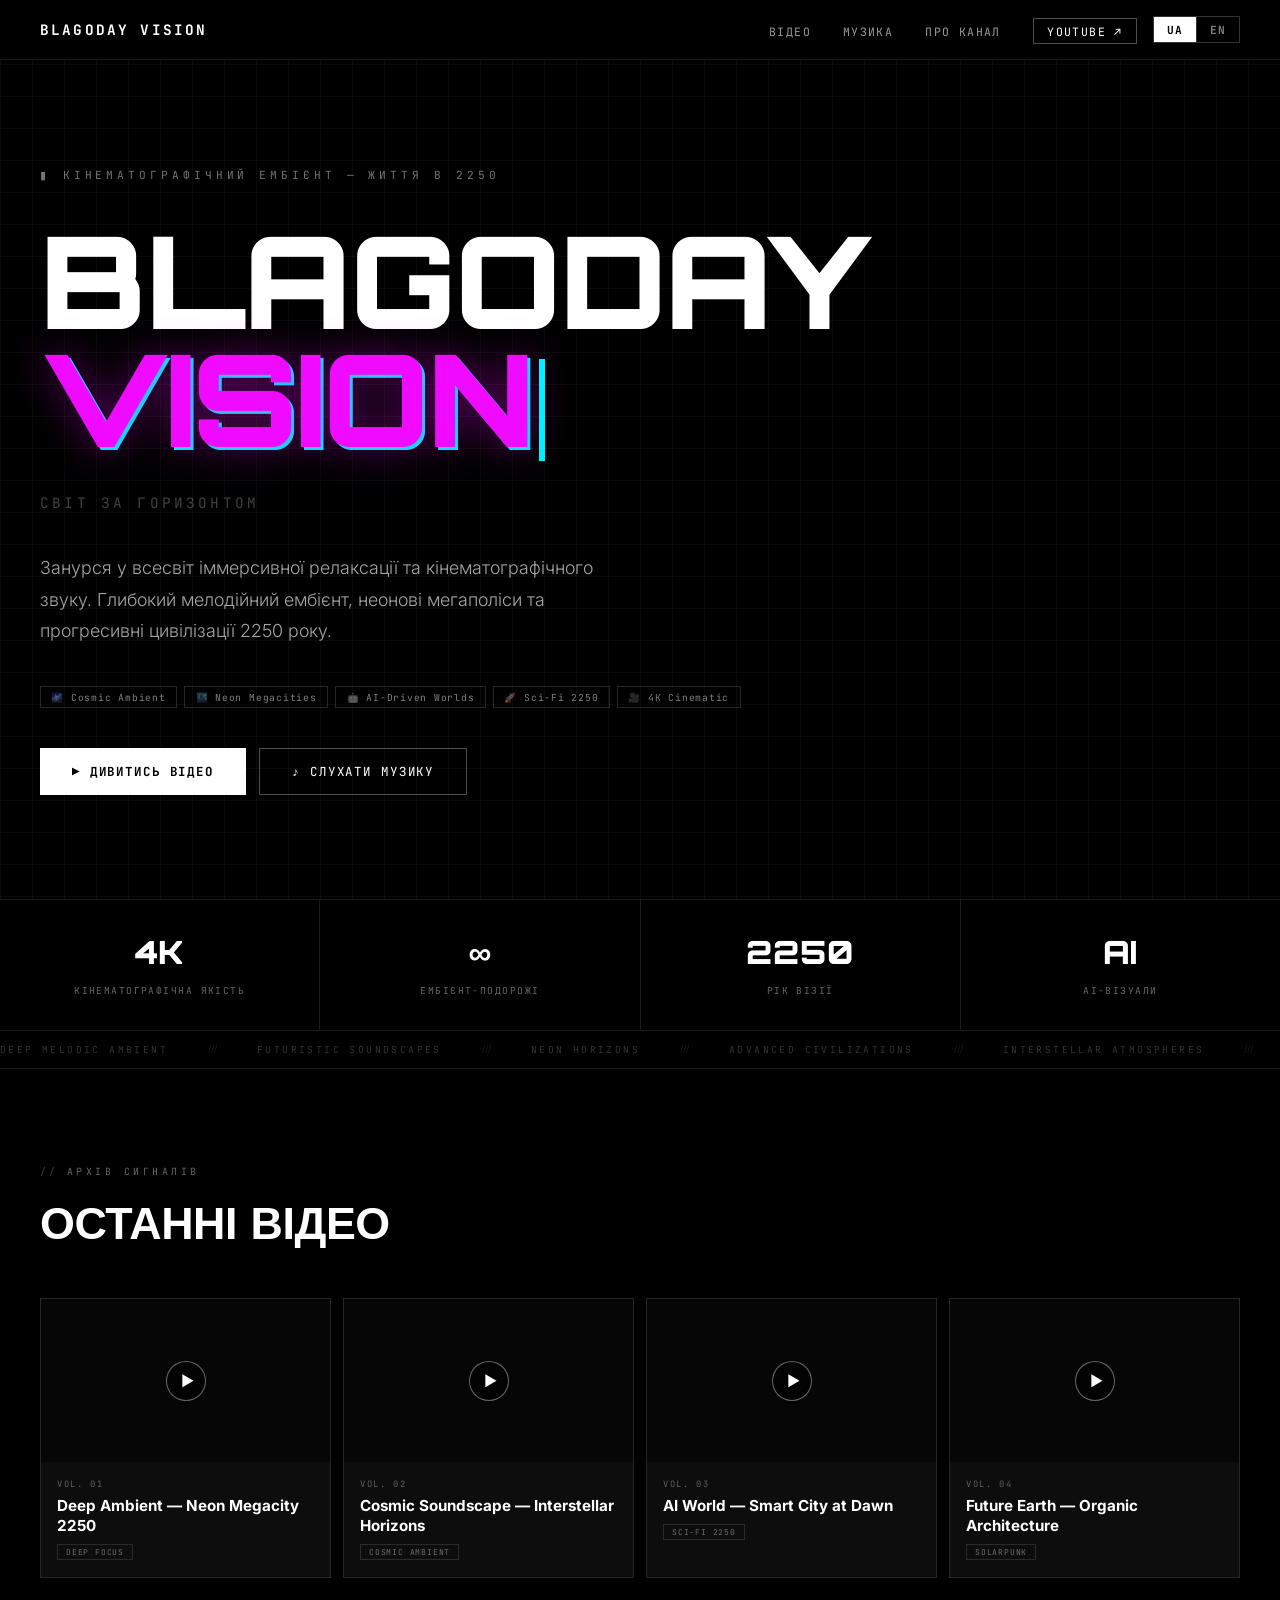
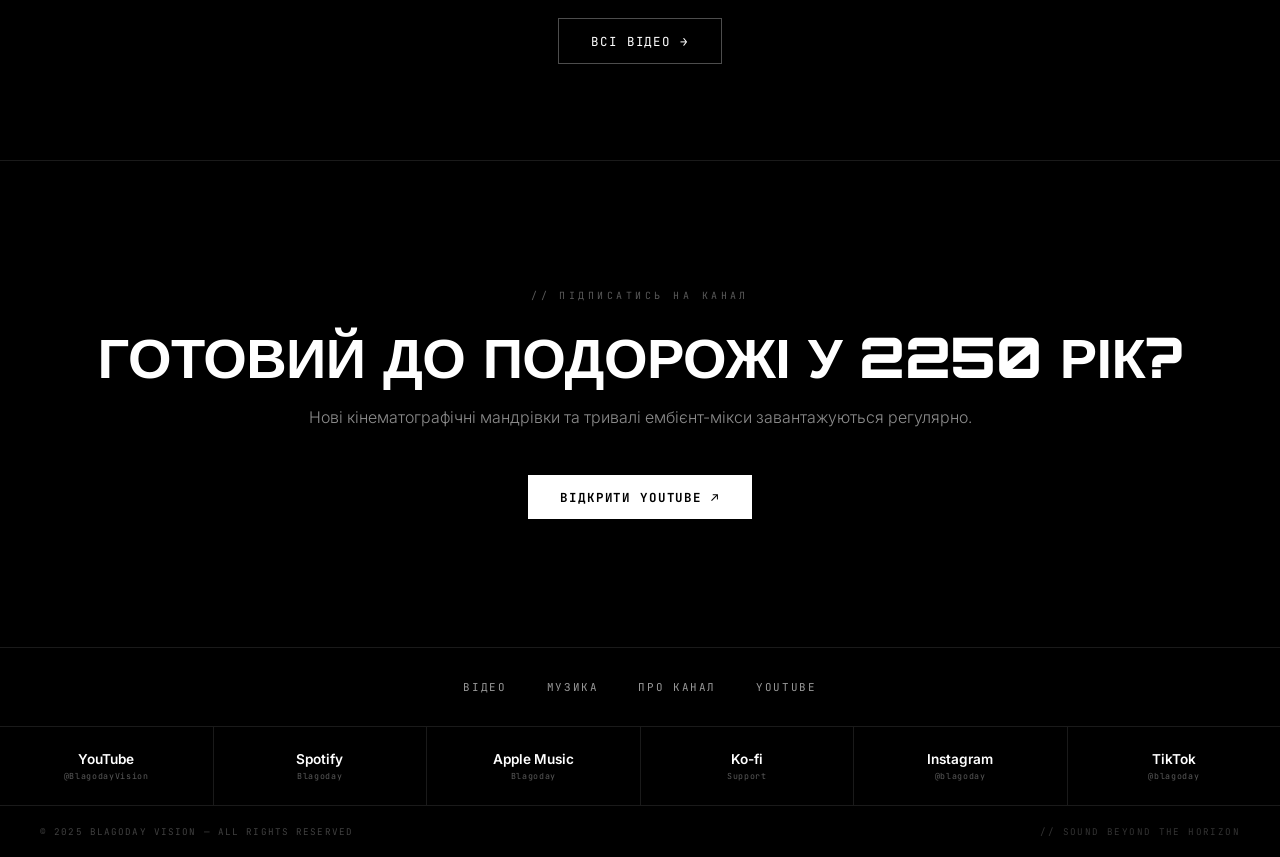
<file: index.html>
<!DOCTYPE html>
<html lang="uk">
<head>
<meta charset="UTF-8">
<meta name="viewport" content="width=device-width, initial-scale=1.0">
<title>Blagoday Vision — Sound Beyond the Horizon</title>
<link href="https://fonts.googleapis.com/css2?family=JetBrains+Mono:wght@400;700&family=Orbitron:wght@700;900&family=Inter:wght@300;400;500;700&display=swap" rel="stylesheet">
<link rel="stylesheet" href="style.css">
</head>
<body>

<nav>
  <a href="index.html" class="nav-logo">Blagoday Vision</a>
  <div class="nav-right">
    <ul class="nav-links">
      <li><a href="videos.html" data-t="nav-videos"></a></li>
      <li><a href="music.html" data-t="nav-music"></a></li>
      <li><a href="about.html" data-t="nav-about"></a></li>
      <li><a href="https://www.youtube.com/@BlagodayVision" target="_blank" style="color:#fff!important;border:1px solid rgba(255,255,255,0.3);padding:.3rem .85rem">YouTube ↗</a></li>
    </ul>
    <div class="lang-switcher">
      <button class="lang-btn" id="btn-uk" onclick="setLang('uk')">UA</button>
      <div class="lang-sep"></div>
      <button class="lang-btn" id="btn-en" onclick="setLang('en')">EN</button>
    </div>
  </div>
</nav>

<main>
  <section class="hero">
    <div class="hero-eyebrow"><span class="blink">▮</span><span data-t="hero-eyebrow"></span></div>
    <h1>
      <span class="hero-line1">BLAGODAY</span>
      <span class="hero-line2">VISION<span class="cursor"></span></span>
    </h1>
    <div class="hero-sub" data-t="hero-h1-sub"></div>
    <p class="hero-desc" data-t="hero-desc"></p>
    <div class="hero-tags">
      <span class="tag">🌌 Cosmic Ambient</span>
      <span class="tag">🌃 Neon Megacities</span>
      <span class="tag">🤖 AI-Driven Worlds</span>
      <span class="tag">🚀 Sci-Fi 2250</span>
      <span class="tag">🎥 4K Cinematic</span>
    </div>
    <div class="hero-btns">
      <a href="videos.html" class="btn-primary" data-t="hero-btn1"></a>
      <a href="music.html" class="btn-ghost" data-t="hero-btn2"></a>
    </div>
  </section>

  <div class="stats-bar">
    <div class="stat"><span class="stat-num">4K</span><span class="stat-label" data-t="stat1"></span></div>
    <div class="stat"><span class="stat-num">∞</span><span class="stat-label" data-t="stat2"></span></div>
    <div class="stat"><span class="stat-num">2250</span><span class="stat-label" data-t="stat3"></span></div>
    <div class="stat"><span class="stat-num">AI</span><span class="stat-label" data-t="stat4"></span></div>
  </div>

  <div class="marquee-wrap"><div class="marquee">
    <span class="marquee-item">DEEP MELODIC AMBIENT</span><span class="marquee-sep"> /// </span>
    <span class="marquee-item">FUTURISTIC SOUNDSCAPES</span><span class="marquee-sep"> /// </span>
    <span class="marquee-item">NEON HORIZONS</span><span class="marquee-sep"> /// </span>
    <span class="marquee-item">ADVANCED CIVILIZATIONS</span><span class="marquee-sep"> /// </span>
    <span class="marquee-item">INTERSTELLAR ATMOSPHERES</span><span class="marquee-sep"> /// </span>
    <span class="marquee-item">LIFE IN 2250</span><span class="marquee-sep"> /// </span>
    <span class="marquee-item">AI CINEMATIC WORLDS</span><span class="marquee-sep"> /// </span>
    <span class="marquee-item">DEEP MELODIC AMBIENT</span><span class="marquee-sep"> /// </span>
    <span class="marquee-item">FUTURISTIC SOUNDSCAPES</span><span class="marquee-sep"> /// </span>
    <span class="marquee-item">NEON HORIZONS</span><span class="marquee-sep"> /// </span>
    <span class="marquee-item">ADVANCED CIVILIZATIONS</span><span class="marquee-sep"> /// </span>
    <span class="marquee-item">INTERSTELLAR ATMOSPHERES</span><span class="marquee-sep"> /// </span>
    <span class="marquee-item">LIFE IN 2250</span><span class="marquee-sep"> /// </span>
    <span class="marquee-item">AI CINEMATIC WORLDS</span><span class="marquee-sep"> /// </span>
  </div></div>

  <section class="section">
    <div class="s-eyebrow" data-t="featured-tag"></div>
    <div class="s-title" data-t="featured-title"></div>
    <div class="video-grid" id="vgrid"></div>
    <div style="text-align:center;margin-top:2.5rem">
      <a href="videos.html" class="btn-ghost" data-t="featured-more"></a>
    </div>
  </section>

  <section class="cta-section">
    <div class="cta-eyebrow" data-t="cta-eyebrow"></div>
    <div class="cta-title" data-t="cta-title"></div>
    <p class="cta-sub" data-t="cta-sub"></p>
    <a href="https://www.youtube.com/@BlagodayVision" target="_blank" class="btn-primary" data-t="cta-btn"></a>
  </section>
</main>

<footer>
  <div class="footer-nav-row">
    <a href="videos.html" data-t="nav-videos"></a>
    <a href="music.html" data-t="nav-music"></a>
    <a href="about.html" data-t="nav-about"></a>
    <a href="https://www.youtube.com/@BlagodayVision" target="_blank">YouTube</a>
  </div>
  <div class="footer-social-row">
    <a href="#" class="footer-social-item"><div class="footer-social-name">YouTube</div><div class="footer-social-handle">@BlagodayVision</div></a>
    <a href="#" class="footer-social-item"><div class="footer-social-name">Spotify</div><div class="footer-social-handle">Blagoday</div></a>
    <a href="#" class="footer-social-item"><div class="footer-social-name">Apple Music</div><div class="footer-social-handle">Blagoday</div></a>
    <a href="#" class="footer-social-item"><div class="footer-social-name">Ko-fi</div><div class="footer-social-handle">Support</div></a>
    <a href="#" class="footer-social-item"><div class="footer-social-name">Instagram</div><div class="footer-social-handle">@blagoday</div></a>
    <a href="#" class="footer-social-item"><div class="footer-social-name">TikTok</div><div class="footer-social-handle">@blagoday</div></a>
  </div>
  <div class="footer-bottom">
    <div class="footer-copy">© 2025 Blagoday Vision — All Rights Reserved</div>
    <div class="footer-signal">// Sound Beyond the Horizon</div>
  </div>
</footer>

<div class="modal-overlay" id="videoModal" onclick="closeModal(event)">
  <div class="modal-inner">
    <button class="modal-close" onclick="closeModalBtn()">[ ESC ] CLOSE</button>
    <div class="modal-video"><iframe id="modalIframe" src="" allowfullscreen allow="autoplay"></iframe></div>
  </div>
</div>

<script src="lang.js"></script>
<script>
const FEATURED=[
  {id:'R9sQVe0I_zg',vol:'VOL. 01',title:'Deep Ambient — Neon Megacity 2250',tag:'DEEP FOCUS'},
  {id:'h2vHzrmb-bY',vol:'VOL. 02',title:'Cosmic Soundscape — Interstellar Horizons',tag:'COSMIC AMBIENT'},
  {id:'Ahl2LXtIJKs',vol:'VOL. 03',title:'AI World — Smart City at Dawn',tag:'SCI-FI 2250'},
  {id:'km-jJqYV3Qc',vol:'VOL. 04',title:'Future Earth — Organic Architecture',tag:'SOLARPUNK'},
];
function buildVideos(){
  const grid=document.getElementById('vgrid');
  if(!grid)return;
  FEATURED.forEach(v=>{
    const c=document.createElement('div');
    c.className='video-card';
    c.onclick=()=>openModal(v.id);
    c.innerHTML=`<div class="video-thumb"><img src="https://img.youtube.com/vi/${v.id}/maxresdefault.jpg" loading="lazy" onerror="this.src='https://img.youtube.com/vi/${v.id}/hqdefault.jpg'"><div class="play-overlay"><div class="play-btn">▶</div></div></div><div class="video-meta"><div class="video-vol">${v.vol}</div><div class="video-title">${v.title}</div><span class="vtag">${v.tag}</span></div>`;
    grid.appendChild(c);
  });
}
function openModal(id){document.getElementById('modalIframe').src=`https://www.youtube.com/embed/${id}?autoplay=1&rel=0`;document.getElementById('videoModal').classList.add('open');document.body.style.overflow='hidden';}
function closeModalBtn(){document.getElementById('modalIframe').src='';document.getElementById('videoModal').classList.remove('open');document.body.style.overflow='';}
function closeModal(e){if(e.target===document.getElementById('videoModal'))closeModalBtn();}
document.addEventListener('keydown',e=>{if(e.key==='Escape')closeModalBtn();});
buildVideos();
initLang();
</script>
</body>
</html>
</file>
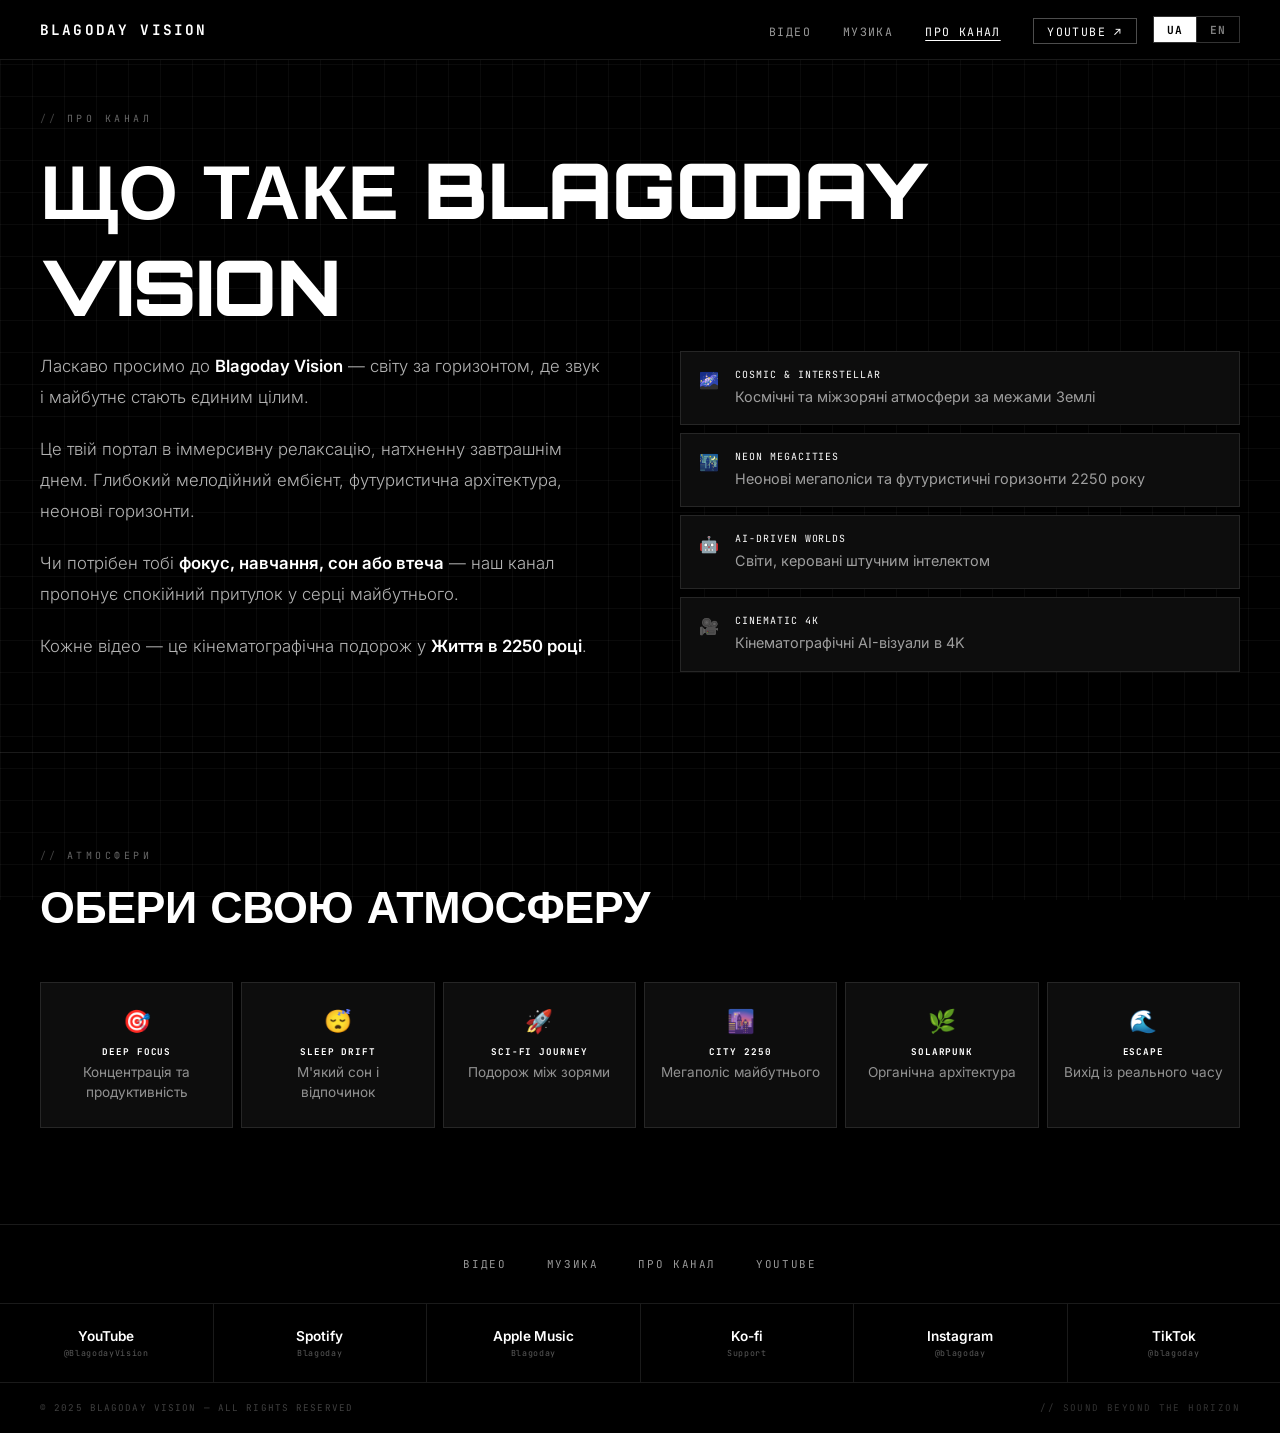
<file: about.html>
<!DOCTYPE html>
<html lang="uk">
<head>
<meta charset="UTF-8">
<meta name="viewport" content="width=device-width, initial-scale=1.0">
<title>Про канал — Blagoday Vision</title>
<link href="https://fonts.googleapis.com/css2?family=JetBrains+Mono:wght@400;700&family=Orbitron:wght@700;900&family=Inter:wght@300;400;500;700&display=swap" rel="stylesheet">
<link rel="stylesheet" href="style.css">
</head>
<body>
<nav>
  <a href="index.html" class="nav-logo">Blagoday Vision</a>
  <div class="nav-right">
    <ul class="nav-links">
      <li><a href="videos.html" data-t="nav-videos"></a></li>
      <li><a href="music.html" data-t="nav-music"></a></li>
      <li><a href="about.html" class="active" data-t="nav-about"></a></li>
      <li><a href="https://www.youtube.com/@BlagodayVision" target="_blank" style="color:#fff!important;border:1px solid rgba(255,255,255,0.3);padding:.3rem .85rem">YouTube ↗</a></li>
    </ul>
    <div class="lang-switcher">
      <button class="lang-btn" id="btn-uk" onclick="setLang('uk')">UA</button>
      <div class="lang-sep"></div>
      <button class="lang-btn" id="btn-en" onclick="setLang('en')">EN</button>
    </div>
  </div>
</nav>

<main>
  <section class="page-section">
    <div class="s-eyebrow" data-t="about-eyebrow"></div>
    <div class="page-title" data-t="about-title"></div>
    <div class="about-grid">
      <div class="about-text">
        <p data-t="about-p1"></p>
        <p data-t="about-p2"></p>
        <p data-t="about-p3"></p>
        <p data-t="about-p4"></p>
      </div>
      <div class="features-col">
        <div class="feature"><span class="feature-icon">🌌</span><div><div class="feature-title">Cosmic &amp; Interstellar</div><div class="feature-desc" data-t="feat1"></div></div></div>
        <div class="feature"><span class="feature-icon">🌃</span><div><div class="feature-title">Neon Megacities</div><div class="feature-desc" data-t="feat2"></div></div></div>
        <div class="feature"><span class="feature-icon">🤖</span><div><div class="feature-title">AI-Driven Worlds</div><div class="feature-desc" data-t="feat3"></div></div></div>
        <div class="feature"><span class="feature-icon">🎥</span><div><div class="feature-title">Cinematic 4K</div><div class="feature-desc" data-t="feat4"></div></div></div>
      </div>
    </div>
  </section>

  <section class="section" style="border-top:1px solid rgba(255,255,255,0.1)">
    <div class="s-eyebrow" data-t="vibes-eyebrow"></div>
    <div class="s-title" data-t="vibes-title"></div>
    <div class="vibes-grid">
      <div class="vibe"><span class="vibe-icon">🎯</span><div class="vibe-name">Deep Focus</div><div class="vibe-desc" data-t="vibe1"></div></div>
      <div class="vibe"><span class="vibe-icon">😴</span><div class="vibe-name">Sleep Drift</div><div class="vibe-desc" data-t="vibe2"></div></div>
      <div class="vibe"><span class="vibe-icon">🚀</span><div class="vibe-name">Sci-Fi Journey</div><div class="vibe-desc" data-t="vibe3"></div></div>
      <div class="vibe"><span class="vibe-icon">🌆</span><div class="vibe-name">City 2250</div><div class="vibe-desc" data-t="vibe4"></div></div>
      <div class="vibe"><span class="vibe-icon">🌿</span><div class="vibe-name">Solarpunk</div><div class="vibe-desc" data-t="vibe5"></div></div>
      <div class="vibe"><span class="vibe-icon">🌊</span><div class="vibe-name">Escape</div><div class="vibe-desc" data-t="vibe6"></div></div>
    </div>
  </section>
</main>

<footer>
  <div class="footer-nav-row">
    <a href="videos.html" data-t="nav-videos"></a>
    <a href="music.html" data-t="nav-music"></a>
    <a href="about.html" data-t="nav-about"></a>
    <a href="https://www.youtube.com/@BlagodayVision" target="_blank">YouTube</a>
  </div>
  <div class="footer-social-row">
    <a href="#" class="footer-social-item"><div class="footer-social-name">YouTube</div><div class="footer-social-handle">@BlagodayVision</div></a>
    <a href="#" class="footer-social-item"><div class="footer-social-name">Spotify</div><div class="footer-social-handle">Blagoday</div></a>
    <a href="#" class="footer-social-item"><div class="footer-social-name">Apple Music</div><div class="footer-social-handle">Blagoday</div></a>
    <a href="#" class="footer-social-item"><div class="footer-social-name">Ko-fi</div><div class="footer-social-handle">Support</div></a>
    <a href="#" class="footer-social-item"><div class="footer-social-name">Instagram</div><div class="footer-social-handle">@blagoday</div></a>
    <a href="#" class="footer-social-item"><div class="footer-social-name">TikTok</div><div class="footer-social-handle">@blagoday</div></a>
  </div>
  <div class="footer-bottom">
    <div class="footer-copy">© 2025 Blagoday Vision — All Rights Reserved</div>
    <div class="footer-signal">// Sound Beyond the Horizon</div>
  </div>
</footer>

<script src="lang.js"></script>
<script>initLang();</script>
</body>
</html>
</file>
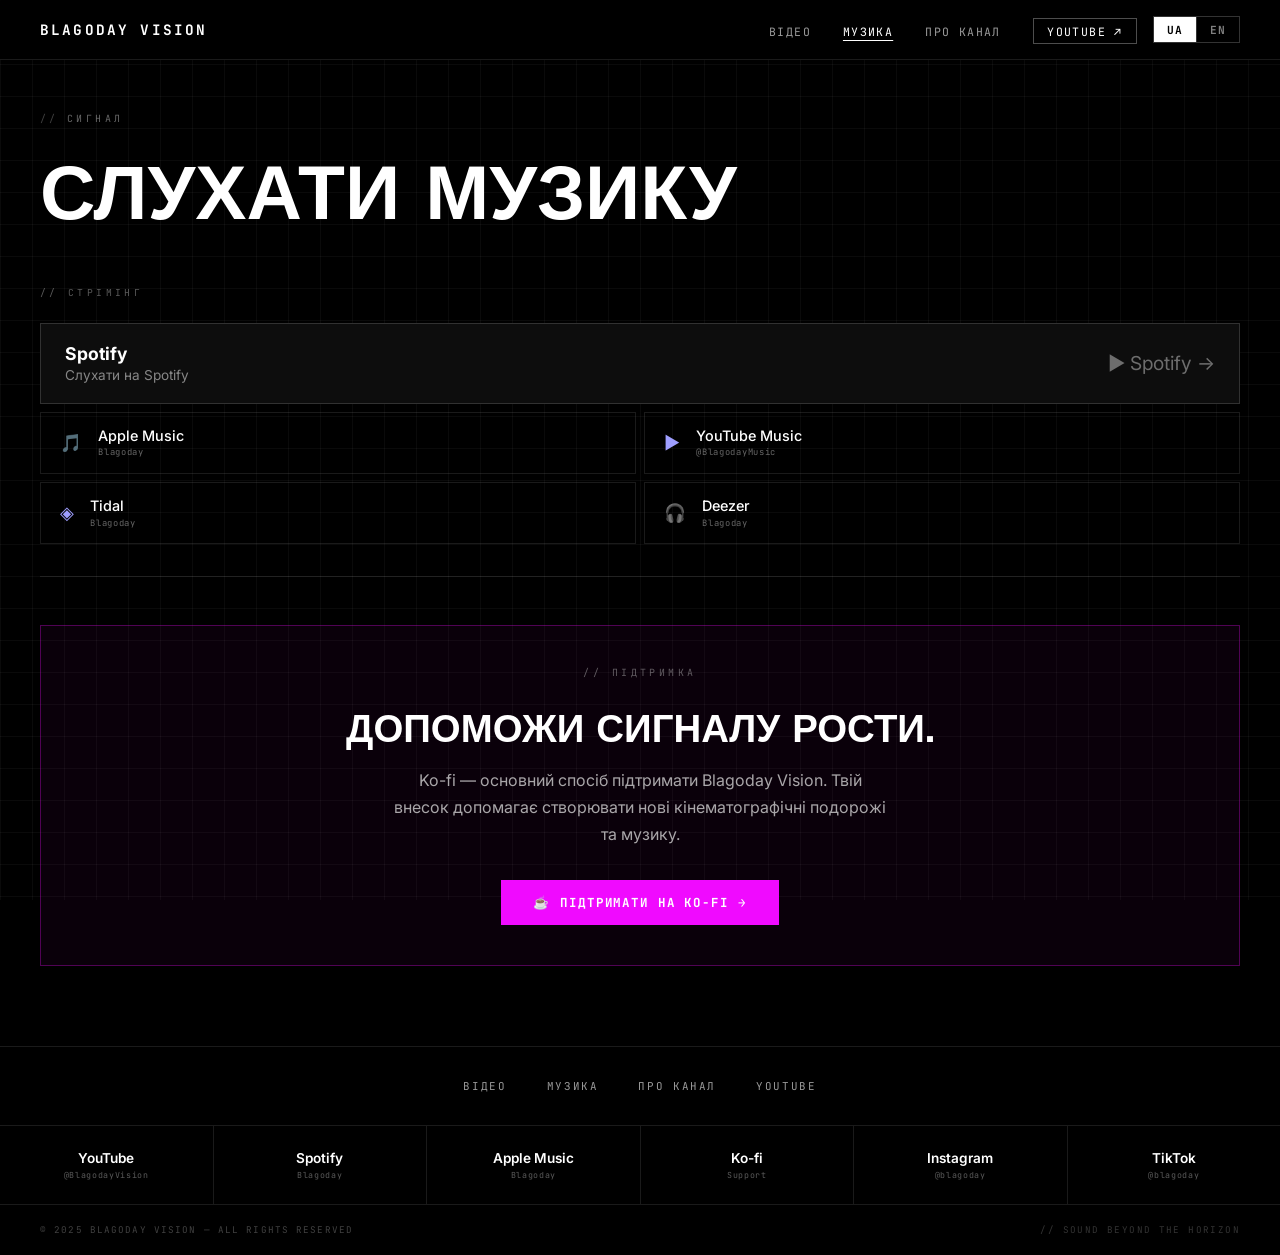
<file: music.html>
<!DOCTYPE html>
<html lang="uk">
<head>
<meta charset="UTF-8">
<meta name="viewport" content="width=device-width, initial-scale=1.0">
<title>Музика — Blagoday Vision</title>
<link href="https://fonts.googleapis.com/css2?family=JetBrains+Mono:wght@400;700&family=Orbitron:wght@700;900&family=Inter:wght@300;400;500;700&display=swap" rel="stylesheet">
<link rel="stylesheet" href="style.css">
</head>
<body>
<nav>
  <a href="index.html" class="nav-logo">Blagoday Vision</a>
  <div class="nav-right">
    <ul class="nav-links">
      <li><a href="videos.html" data-t="nav-videos"></a></li>
      <li><a href="music.html" class="active" data-t="nav-music"></a></li>
      <li><a href="about.html" data-t="nav-about"></a></li>
      <li><a href="https://www.youtube.com/@BlagodayVision" target="_blank" style="color:#fff!important;border:1px solid rgba(255,255,255,0.3);padding:.3rem .85rem">YouTube ↗</a></li>
    </ul>
    <div class="lang-switcher">
      <button class="lang-btn" id="btn-uk" onclick="setLang('uk')">UA</button>
      <div class="lang-sep"></div>
      <button class="lang-btn" id="btn-en" onclick="setLang('en')">EN</button>
    </div>
  </div>
</nav>

<main>
  <section class="page-section">
    <div class="s-eyebrow" data-t="music-eyebrow"></div>
    <div class="page-title" data-t="music-title"></div>

    <div class="music-section">
      <div class="music-eyebrow" data-t="stream-eyebrow"></div>
      <a href="#" class="stream-featured">
        <div>
          <div class="stream-featured-name">Spotify</div>
          <div class="stream-featured-sub">Слухати на Spotify</div>
        </div>
        <div class="stream-arrow">▶ Spotify →</div>
      </a>
      <div class="stream-grid">
        <a href="#" class="stream-item">
          <div class="stream-icon">🎵</div>
          <div><div class="stream-name">Apple Music</div><div class="stream-handle">Blagoday</div></div>
        </a>
        <a href="#" class="stream-item">
          <div class="stream-icon">▶</div>
          <div><div class="stream-name">YouTube Music</div><div class="stream-handle">@BlagodayMusic</div></div>
        </a>
        <a href="#" class="stream-item">
          <div class="stream-icon">◈</div>
          <div><div class="stream-name">Tidal</div><div class="stream-handle">Blagoday</div></div>
        </a>
        <a href="#" class="stream-item">
          <div class="stream-icon">🎧</div>
          <div><div class="stream-name">Deezer</div><div class="stream-handle">Blagoday</div></div>
        </a>
      </div>
    </div>

    <div class="kofi-box">
      <div class="cta-eyebrow" data-t="support-eyebrow"></div>
      <div class="kofi-title" data-t="kofi-title"></div>
      <p class="kofi-desc" data-t="kofi-desc"></p>
      <a href="#" class="btn-pink" data-t="kofi-btn"></a>
    </div>
  </section>
</main>

<footer>
  <div class="footer-nav-row">
    <a href="videos.html" data-t="nav-videos"></a>
    <a href="music.html" data-t="nav-music"></a>
    <a href="about.html" data-t="nav-about"></a>
    <a href="https://www.youtube.com/@BlagodayVision" target="_blank">YouTube</a>
  </div>
  <div class="footer-social-row">
    <a href="#" class="footer-social-item"><div class="footer-social-name">YouTube</div><div class="footer-social-handle">@BlagodayVision</div></a>
    <a href="#" class="footer-social-item"><div class="footer-social-name">Spotify</div><div class="footer-social-handle">Blagoday</div></a>
    <a href="#" class="footer-social-item"><div class="footer-social-name">Apple Music</div><div class="footer-social-handle">Blagoday</div></a>
    <a href="#" class="footer-social-item"><div class="footer-social-name">Ko-fi</div><div class="footer-social-handle">Support</div></a>
    <a href="#" class="footer-social-item"><div class="footer-social-name">Instagram</div><div class="footer-social-handle">@blagoday</div></a>
    <a href="#" class="footer-social-item"><div class="footer-social-name">TikTok</div><div class="footer-social-handle">@blagoday</div></a>
  </div>
  <div class="footer-bottom">
    <div class="footer-copy">© 2025 Blagoday Vision — All Rights Reserved</div>
    <div class="footer-signal">// Sound Beyond the Horizon</div>
  </div>
</footer>

<script src="lang.js"></script>
<script>initLang();</script>
</body>
</html>
</file>
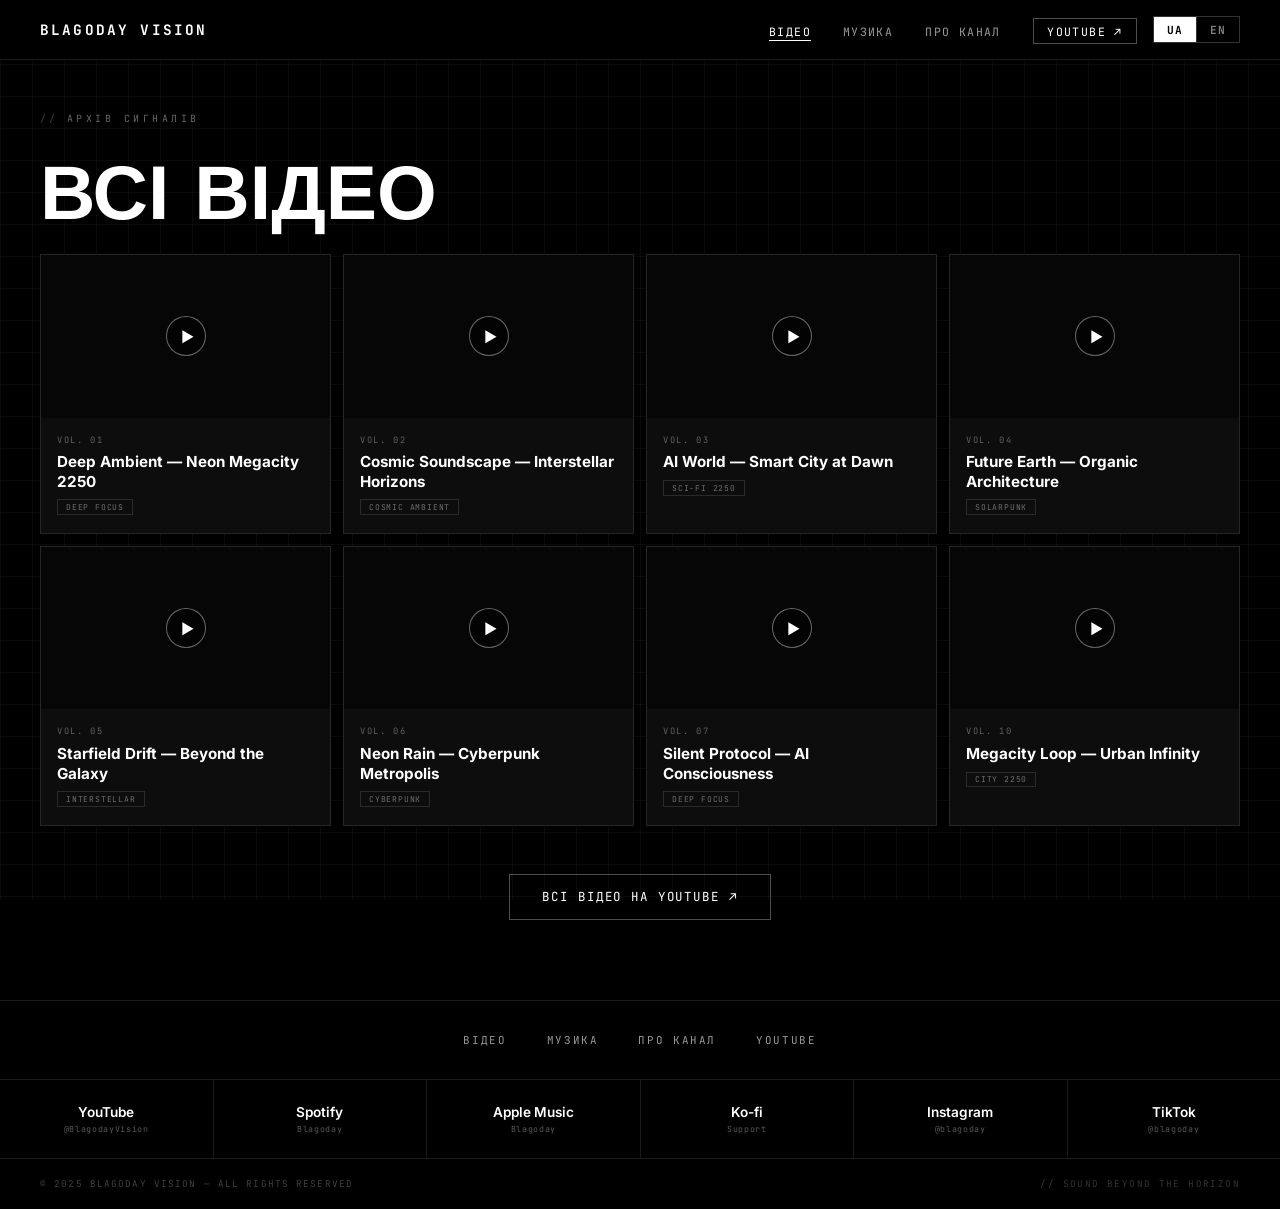
<file: videos.html>
<!DOCTYPE html>
<html lang="uk">
<head>
<meta charset="UTF-8">
<meta name="viewport" content="width=device-width, initial-scale=1.0">
<title>Відео — Blagoday Vision</title>
<link href="https://fonts.googleapis.com/css2?family=JetBrains+Mono:wght@400;700&family=Orbitron:wght@700;900&family=Inter:wght@300;400;500;700&display=swap" rel="stylesheet">
<link rel="stylesheet" href="style.css">
</head>
<body>
<nav>
  <a href="index.html" class="nav-logo">Blagoday Vision</a>
  <div class="nav-right">
    <ul class="nav-links">
      <li><a href="videos.html" class="active" data-t="nav-videos"></a></li>
      <li><a href="music.html" data-t="nav-music"></a></li>
      <li><a href="about.html" data-t="nav-about"></a></li>
      <li><a href="https://www.youtube.com/@BlagodayVision" target="_blank" style="color:#fff!important;border:1px solid rgba(255,255,255,0.3);padding:.3rem .85rem">YouTube ↗</a></li>
    </ul>
    <div class="lang-switcher">
      <button class="lang-btn" id="btn-uk" onclick="setLang('uk')">UA</button>
      <div class="lang-sep"></div>
      <button class="lang-btn" id="btn-en" onclick="setLang('en')">EN</button>
    </div>
  </div>
</nav>

<main>
  <section class="page-section">
    <div class="s-eyebrow" data-t="videos-eyebrow"></div>
    <div class="page-title" data-t="videos-title"></div>
    <div class="video-grid" id="vgrid"></div>
    <div style="text-align:center;margin-top:3rem">
      <a href="https://www.youtube.com/@BlagodayVision" target="_blank" class="btn-ghost">Всі відео на YouTube ↗</a>
    </div>
  </section>
</main>

<footer>
  <div class="footer-nav-row">
    <a href="videos.html" data-t="nav-videos"></a>
    <a href="music.html" data-t="nav-music"></a>
    <a href="about.html" data-t="nav-about"></a>
    <a href="https://www.youtube.com/@BlagodayVision" target="_blank">YouTube</a>
  </div>
  <div class="footer-social-row">
    <a href="#" class="footer-social-item"><div class="footer-social-name">YouTube</div><div class="footer-social-handle">@BlagodayVision</div></a>
    <a href="#" class="footer-social-item"><div class="footer-social-name">Spotify</div><div class="footer-social-handle">Blagoday</div></a>
    <a href="#" class="footer-social-item"><div class="footer-social-name">Apple Music</div><div class="footer-social-handle">Blagoday</div></a>
    <a href="#" class="footer-social-item"><div class="footer-social-name">Ko-fi</div><div class="footer-social-handle">Support</div></a>
    <a href="#" class="footer-social-item"><div class="footer-social-name">Instagram</div><div class="footer-social-handle">@blagoday</div></a>
    <a href="#" class="footer-social-item"><div class="footer-social-name">TikTok</div><div class="footer-social-handle">@blagoday</div></a>
  </div>
  <div class="footer-bottom">
    <div class="footer-copy">© 2025 Blagoday Vision — All Rights Reserved</div>
    <div class="footer-signal">// Sound Beyond the Horizon</div>
  </div>
</footer>

<div class="modal-overlay" id="videoModal" onclick="closeModal(event)">
  <div class="modal-inner">
    <button class="modal-close" onclick="closeModalBtn()">[ ESC ] CLOSE</button>
    <div class="modal-video"><iframe id="modalIframe" src="" allowfullscreen allow="autoplay"></iframe></div>
  </div>
</div>

<script src="lang.js"></script>
<script>
const VIDEOS=[
  {id:'R9sQVe0I_zg',vol:'VOL. 01',title:'Deep Ambient — Neon Megacity 2250',tag:'DEEP FOCUS'},
  {id:'h2vHzrmb-bY',vol:'VOL. 02',title:'Cosmic Soundscape — Interstellar Horizons',tag:'COSMIC AMBIENT'},
  {id:'Ahl2LXtIJKs',vol:'VOL. 03',title:'AI World — Smart City at Dawn',tag:'SCI-FI 2250'},
  {id:'km-jJqYV3Qc',vol:'VOL. 04',title:'Future Earth — Organic Architecture',tag:'SOLARPUNK'},
  {id:'cLlIns684Xc',vol:'VOL. 05',title:'Starfield Drift — Beyond the Galaxy',tag:'INTERSTELLAR'},
  {id:'S6C7OeuMPmc',vol:'VOL. 06',title:'Neon Rain — Cyberpunk Metropolis',tag:'CYBERPUNK'},
  {id:'FWtclKfCWGs',vol:'VOL. 07',title:'Silent Protocol — AI Consciousness',tag:'DEEP FOCUS'},
  {id:'YcRmvb8ico8',vol:'VOL. 10',title:'Megacity Loop — Urban Infinity',tag:'CITY 2250'},
];
function buildVideos(){
  const grid=document.getElementById('vgrid');
  VIDEOS.forEach(v=>{
    const c=document.createElement('div');c.className='video-card';c.onclick=()=>openModal(v.id);
    c.innerHTML=`<div class="video-thumb"><img src="https://img.youtube.com/vi/${v.id}/maxresdefault.jpg" loading="lazy" onerror="this.src='https://img.youtube.com/vi/${v.id}/hqdefault.jpg'"><div class="play-overlay"><div class="play-btn">▶</div></div></div><div class="video-meta"><div class="video-vol">${v.vol}</div><div class="video-title">${v.title}</div><span class="vtag">${v.tag}</span></div>`;
    grid.appendChild(c);
  });
}
function openModal(id){document.getElementById('modalIframe').src=`https://www.youtube.com/embed/${id}?autoplay=1&rel=0`;document.getElementById('videoModal').classList.add('open');document.body.style.overflow='hidden';}
function closeModalBtn(){document.getElementById('modalIframe').src='';document.getElementById('videoModal').classList.remove('open');document.body.style.overflow='';}
function closeModal(e){if(e.target===document.getElementById('videoModal'))closeModalBtn();}
document.addEventListener('keydown',e=>{if(e.key==='Escape')closeModalBtn();});
buildVideos();
initLang();
</script>
</body>
</html>
</file>
<file: style.css>
*, *::before, *::after { margin: 0; padding: 0; box-sizing: border-box; }
html { scroll-behavior: smooth; color-scheme: dark; }
:root {
  --cyan: #00f0ff;
  --pink: #f00aff;
  --purple: #9d00ff;
  --green: #00ff9f;
  --border: rgba(255,255,255,0.1);
}
body {
  background: #000;
  color: #fff;
  font-family: 'Inter', sans-serif;
  overflow-x: hidden;
  min-height: 100vh;
}
body::before {
  content: '';
  position: fixed;
  inset: 0;
  pointer-events: none;
  z-index: 0;
  background-image:
    linear-gradient(rgba(255,255,255,0.04) 1px, transparent 1px),
    linear-gradient(90deg, rgba(255,255,255,0.04) 1px, transparent 1px);
  background-size: 32px 32px;
}
::-webkit-scrollbar { width: 4px; }
::-webkit-scrollbar-track { background: #000; }
::-webkit-scrollbar-thumb { background: rgba(0,240,255,0.3); border-radius: 2px; }

/* NAV */
nav {
  position: fixed;
  top: 0; left: 0; right: 0;
  z-index: 100;
  display: flex;
  align-items: center;
  justify-content: space-between;
  padding: 1rem 2.5rem;
  background: rgba(0,0,0,0.9);
  backdrop-filter: blur(12px);
  border-bottom: 1px solid var(--border);
}
.nav-logo {
  font-family: 'JetBrains Mono', monospace;
  font-size: .9rem;
  font-weight: 700;
  color: #fff;
  letter-spacing: .15em;
  text-transform: uppercase;
  text-decoration: none;
}
.nav-links {
  display: flex;
  align-items: center;
  gap: 2rem;
  list-style: none;
}
.nav-links a {
  font-family: 'JetBrains Mono', monospace;
  font-size: .72rem;
  color: rgba(255,255,255,0.6);
  text-decoration: none;
  letter-spacing: .12em;
  text-transform: uppercase;
  transition: color .2s;
}
.nav-links a:hover, .nav-links a.active { color: #fff; }
.nav-links a.active { text-decoration: underline; text-underline-offset: 4px; }
.nav-right { display: flex; align-items: center; gap: 1rem; }
.lang-switcher { display: flex; border: 1px solid rgba(255,255,255,0.2); }
.lang-btn {
  background: none; border: none; cursor: pointer;
  font-family: 'JetBrains Mono', monospace;
  font-size: .7rem; font-weight: 700;
  letter-spacing: .1em; padding: .35rem .8rem;
  color: rgba(255,255,255,0.5); transition: all .2s;
}
.lang-btn.active { background: #fff; color: #000; }
.lang-btn:not(.active):hover { color: #fff; }
.lang-sep { width: 1px; background: rgba(255,255,255,0.2); }

/* PAGE WRAPPER */
main { position: relative; z-index: 1; }

/* HERO */
.hero {
  min-height: 100vh;
  display: flex;
  flex-direction: column;
  justify-content: center;
  padding: 9rem 2.5rem 5rem;
  border-bottom: 1px solid var(--border);
}
.hero-eyebrow {
  font-family: 'JetBrains Mono', monospace;
  font-size: .7rem;
  color: rgba(255,255,255,0.45);
  letter-spacing: .35em;
  text-transform: uppercase;
  margin-bottom: 2.5rem;
  display: flex;
  align-items: center;
  gap: .8rem;
}
.blink { animation: blink .9s step-start infinite; }
@keyframes blink { 0%,100%{opacity:1} 50%{opacity:0} }

.hero h1 {
  font-family: 'Orbitron', sans-serif;
  font-size: clamp(3.5rem, 10vw, 9rem);
  font-weight: 900;
  line-height: .92;
  letter-spacing: -.01em;
  text-transform: uppercase;
  margin-bottom: 2rem;
}
.hero-line1 { display: block; color: #fff; }
.hero-line2 {
  display: block;
  color: var(--pink);
  text-shadow: 0 0 40px rgba(240,10,255,0.4), 3px 3px 0 var(--cyan);
  animation: glitch 8s 2s infinite;
}
.cursor {
  display: inline-block; width: 6px; height: .8em;
  background: var(--cyan); margin-left: 6px;
  vertical-align: middle;
  animation: cur .7s step-end infinite;
}
@keyframes cur { 0%,100%{opacity:1} 50%{opacity:0} }
@keyframes glitch {
  0%,85%,100%{filter:none;transform:none}
  86%{filter:drop-shadow(3px 0 var(--cyan)) drop-shadow(-3px 0 var(--pink));transform:skewX(-1deg)}
  87%{filter:none;transform:none}
  88%{filter:drop-shadow(-2px 0 var(--purple));transform:skewX(.8deg)}
  89%{filter:none;transform:none}
}
.hero-sub {
  font-family: 'JetBrains Mono', monospace;
  font-size: clamp(.65rem, 1.2vw, .9rem);
  color: rgba(255,255,255,0.25);
  letter-spacing: .22em;
  text-transform: uppercase;
  margin-bottom: 2.5rem;
}
.hero-desc {
  font-size: clamp(1rem, 1.4vw, 1.15rem);
  color: rgba(255,255,255,0.65);
  max-width: 560px;
  line-height: 1.75;
  font-weight: 300;
  margin-bottom: 2.5rem;
}
.hero-tags { display: flex; gap: .45rem; flex-wrap: wrap; margin-bottom: 2.5rem; }
.tag {
  font-family: 'JetBrains Mono', monospace;
  font-size: .6rem;
  padding: .22rem .65rem;
  border: 1px solid rgba(255,255,255,0.15);
  color: rgba(255,255,255,0.5);
  letter-spacing: .08em;
}
.hero-btns { display: flex; gap: .8rem; flex-wrap: wrap; }

/* BUTTONS */
.btn-primary {
  background: #fff; color: #000;
  font-family: 'JetBrains Mono', monospace;
  font-size: .78rem; font-weight: 700;
  padding: .85rem 2rem; letter-spacing: .15em;
  text-decoration: none; text-transform: uppercase;
  display: inline-flex; align-items: center; gap: .5rem;
  transition: all .2s; border: none; cursor: pointer;
}
.btn-primary:hover { background: var(--cyan); color: #000; }
.btn-ghost {
  border: 1px solid rgba(255,255,255,0.3); color: #fff;
  font-family: 'JetBrains Mono', monospace;
  font-size: .78rem; padding: .85rem 2rem;
  letter-spacing: .15em; text-decoration: none;
  text-transform: uppercase; display: inline-flex;
  align-items: center; gap: .5rem;
  transition: all .2s;
}
.btn-ghost:hover { border-color: #fff; background: rgba(255,255,255,0.06); }
.btn-pink {
  background: var(--pink); color: #fff;
  font-family: 'JetBrains Mono', monospace;
  font-size: .78rem; font-weight: 700;
  padding: .85rem 2rem; letter-spacing: .15em;
  text-decoration: none; text-transform: uppercase;
  display: inline-flex; align-items: center; gap: .5rem;
  transition: all .2s;
}
.btn-pink:hover { opacity: .85; }

/* STATS */
.stats-bar {
  display: flex;
  border-bottom: 1px solid var(--border);
  position: relative; z-index: 1;
}
.stat { flex: 1; padding: 2rem 1.5rem; border-right: 1px solid var(--border); text-align: center; }
.stat:last-child { border-right: none; }
.stat-num {
  font-family: 'Orbitron', sans-serif;
  font-size: 2rem; font-weight: 900;
  display: block; margin-bottom: .4rem; color: #fff;
}
.stat-label {
  font-family: 'JetBrains Mono', monospace;
  font-size: .6rem; color: rgba(255,255,255,0.4);
  letter-spacing: .15em; text-transform: uppercase;
}

/* MARQUEE */
.marquee-wrap {
  padding: .75rem 0;
  border-bottom: 1px solid var(--border);
  overflow: hidden; position: relative; z-index: 1;
}
.marquee { display: flex; gap: 2.5rem; animation: marquee 50s linear infinite; white-space: nowrap; }
.marquee-item {
  font-family: 'JetBrains Mono', monospace;
  font-size: .6rem; color: rgba(255,255,255,0.2);
  letter-spacing: .25em; flex-shrink: 0; text-transform: uppercase;
}
.marquee-sep { color: rgba(255,255,255,0.1); font-size: .6rem; flex-shrink: 0; }
@keyframes marquee { from{transform:translateX(0)} to{transform:translateX(-50%)} }

/* SECTIONS */
.section { padding: 6rem 2.5rem; position: relative; z-index: 1; }
.section + .section { border-top: 1px solid var(--border); }
.page-section { padding: 7rem 2.5rem 5rem; position: relative; z-index: 1; }
.s-eyebrow {
  font-family: 'JetBrains Mono', monospace;
  font-size: .62rem; color: rgba(255,255,255,0.4);
  letter-spacing: .35em; text-transform: uppercase;
  margin-bottom: 1rem; display: flex; align-items: center; gap: .5rem;
}
.s-eyebrow::before { content: '//'; color: rgba(255,255,255,0.25); }
.s-title {
  font-family: 'Orbitron', sans-serif;
  font-size: clamp(1.8rem, 3.5vw, 2.8rem);
  font-weight: 900; color: #fff;
  text-transform: uppercase; letter-spacing: -.01em;
  margin-bottom: 3rem;
}
.page-title {
  font-family: 'Orbitron', sans-serif;
  font-size: clamp(2.5rem, 6vw, 5rem);
  font-weight: 900; color: #fff;
  text-transform: uppercase;
  margin-bottom: 1rem;
}
.page-sub {
  font-family: 'JetBrains Mono', monospace;
  font-size: .75rem; color: rgba(255,255,255,0.4);
  letter-spacing: .25em; text-transform: uppercase;
  margin-bottom: 3rem;
}

/* VIDEO GRID */
.video-grid { display: grid; grid-template-columns: repeat(4,1fr); gap: .75rem; }
@media(max-width:1100px){.video-grid{grid-template-columns:repeat(2,1fr)}}
@media(max-width:600px){.video-grid{grid-template-columns:1fr}}
.video-card {
  border: 1px solid var(--border); background: #0d0d0d;
  cursor: pointer; overflow: hidden;
  transition: border-color .2s, transform .2s;
}
.video-card:hover { border-color: rgba(255,255,255,0.25); transform: translateY(-2px); }
.video-thumb { position: relative; aspect-ratio: 16/9; overflow: hidden; background: #080808; }
.video-thumb img { width:100%; height:100%; object-fit:cover; display:block; transition:transform .3s; filter:brightness(.75); }
.video-card:hover .video-thumb img { transform:scale(1.03); filter:brightness(.95); }
.play-overlay { position:absolute; inset:0; display:flex; align-items:center; justify-content:center; background:rgba(0,0,0,0.3); transition:background .2s; }
.video-card:hover .play-overlay { background:rgba(0,0,0,0.05); }
.play-btn { width:40px; height:40px; border:1px solid rgba(255,255,255,0.4); border-radius:50%; display:flex; align-items:center; justify-content:center; font-size:.9rem; padding-left:3px; background:rgba(0,0,0,0.5); color:#fff; transition:all .2s; }
.video-card:hover .play-btn { background:#fff; color:#000; border-color:#fff; }
.video-meta { padding: 1rem 1rem 1.1rem; }
.video-vol { font-family:'JetBrains Mono',monospace; font-size:.55rem; color:rgba(255,255,255,0.35); letter-spacing:.18em; margin-bottom:.4rem; text-transform:uppercase; }
.video-title { font-family:'Inter',sans-serif; font-size:.95rem; font-weight:700; color:#fff; line-height:1.3; }
.vtag { display:inline-block; margin-top:.5rem; font-family:'JetBrains Mono',monospace; font-size:.5rem; padding:.12rem .5rem; border:1px solid rgba(255,255,255,0.12); color:rgba(255,255,255,0.4); letter-spacing:.1em; text-transform:uppercase; }

/* MODAL */
.modal-overlay { position:fixed; inset:0; background:rgba(0,0,0,0.97); z-index:999; display:none; align-items:center; justify-content:center; }
.modal-overlay.open { display:flex; }
.modal-inner { width:min(920px,93vw); position:relative; }
.modal-close { position:absolute; top:-3rem; right:0; background:none; border:1px solid rgba(255,255,255,0.2); color:rgba(255,255,255,0.6); font-family:'JetBrains Mono',monospace; font-size:.65rem; letter-spacing:.15em; cursor:pointer; padding:.3rem .8rem; transition:all .2s; text-transform:uppercase; }
.modal-close:hover { color:#fff; border-color:#fff; }
.modal-video { aspect-ratio:16/9; width:100%; }
.modal-video iframe { width:100%; height:100%; border:none; display:block; }

/* ABOUT */
.about-grid { display:grid; grid-template-columns:1fr 1fr; gap:5rem; align-items:start; }
.about-text { font-size:1.05rem; color:rgba(255,255,255,0.7); line-height:1.85; font-weight:300; }
.about-text p+p { margin-top:1.3rem; }
.about-text strong { color:#fff; font-weight:600; }
.features-col { display:flex; flex-direction:column; gap:.5rem; }
.feature { display:flex; align-items:flex-start; gap:1rem; padding:1rem 1.1rem; border:1px solid var(--border); background:#0d0d0d; transition:border-color .2s; }
.feature:hover { border-color:rgba(255,255,255,0.2); }
.feature-icon { font-size:1rem; flex-shrink:0; margin-top:.1rem; }
.feature-title { font-family:'JetBrains Mono',monospace; font-size:.62rem; color:#fff; letter-spacing:.1em; margin-bottom:.3rem; text-transform:uppercase; }
.feature-desc { font-size:.9rem; color:rgba(255,255,255,0.6); line-height:1.55; }

/* VIBES */
.vibes-grid { display:grid; grid-template-columns:repeat(auto-fit,minmax(150px,1fr)); gap:.5rem; }
.vibe { border:1px solid var(--border); padding:1.5rem 1rem; text-align:center; background:#0d0d0d; transition:border-color .2s; }
.vibe:hover { border-color:rgba(255,255,255,0.2); }
.vibe-icon { font-size:1.4rem; margin-bottom:.7rem; display:block; }
.vibe-name { font-family:'JetBrains Mono',monospace; font-size:.58rem; color:#fff; letter-spacing:.1em; text-transform:uppercase; margin-bottom:.35rem; font-weight:700; }
.vibe-desc { font-size:.85rem; color:rgba(255,255,255,0.55); line-height:1.45; }

/* MUSIC PAGE */
.music-section { padding: 2rem 0; border-bottom: 1px solid var(--border); }
.music-section:last-child { border-bottom: none; }
.music-eyebrow { font-family:'JetBrains Mono',monospace; font-size:.6rem; color:rgba(255,255,255,0.35); letter-spacing:.35em; text-transform:uppercase; margin-bottom:1.5rem; }
.music-eyebrow::before { content:'// '; }
.stream-featured {
  display:flex; align-items:center; justify-content:space-between;
  padding:1.2rem 1.5rem; border:1px solid rgba(255,255,255,0.15);
  background:#0d0d0d; margin-bottom:.5rem; text-decoration:none;
  transition:border-color .2s; cursor:pointer;
}
.stream-featured:hover { border-color:rgba(255,255,255,0.3); }
.stream-featured-name { font-family:'Inter',sans-serif; font-size:1.1rem; font-weight:700; color:#fff; }
.stream-featured-sub { font-size:.85rem; color:rgba(255,255,255,0.5); margin-top:.2rem; }
.stream-arrow { color:rgba(255,255,255,0.4); font-size:1.2rem; }
.stream-grid { display:grid; grid-template-columns:1fr 1fr; gap:.5rem; margin-top:.5rem; }
.stream-item { display:flex; align-items:center; gap:1rem; padding:.9rem 1.2rem; border:1px solid var(--border); text-decoration:none; transition:border-color .2s; }
.stream-item:hover { border-color:rgba(255,255,255,0.25); }
.stream-icon { font-size:1.1rem; flex-shrink:0; }
.stream-name { font-family:'Inter',sans-serif; font-size:.9rem; font-weight:500; color:#fff; }
.stream-handle { font-family:'JetBrains Mono',monospace; font-size:.55rem; color:rgba(255,255,255,0.4); margin-top:.15rem; letter-spacing:.08em; }
.kofi-box {
  border:1px solid rgba(240,10,255,0.3); background:rgba(240,10,255,0.04);
  padding:2.5rem; text-align:center; margin-top:3rem;
}
.kofi-title { font-family:'Orbitron',sans-serif; font-size:clamp(1.5rem,3vw,2.5rem); font-weight:900; color:#fff; text-transform:uppercase; margin-bottom:1rem; }
.kofi-desc { font-size:1rem; color:rgba(255,255,255,0.65); margin-bottom:2rem; max-width:500px; margin-left:auto; margin-right:auto; line-height:1.7; }

/* CTA */
.cta-section { padding:8rem 2.5rem; text-align:center; position:relative; z-index:1; border-top:1px solid var(--border); }
.cta-eyebrow { font-family:'JetBrains Mono',monospace; font-size:.62rem; color:rgba(255,255,255,0.35); letter-spacing:.35em; text-transform:uppercase; margin-bottom:1.5rem; }
.cta-eyebrow::before { content:'// '; }
.cta-title { font-family:'Orbitron',sans-serif; font-size:clamp(2rem,5vw,3.5rem); font-weight:900; color:#fff; text-transform:uppercase; letter-spacing:-.01em; margin-bottom:1.2rem; line-height:1.1; }
.cta-sub { font-size:1rem; color:rgba(255,255,255,0.55); margin-bottom:3rem; font-weight:300; }

/* FOOTER */
footer {
  border-top: 1px solid var(--border);
  position: relative; z-index: 1;
  padding: 0;
}
.footer-nav-row {
  display: flex;
  justify-content: center;
  gap: 2.5rem;
  padding: 2rem 2.5rem;
  border-bottom: 1px solid var(--border);
  flex-wrap: wrap;
}
.footer-nav-row a {
  font-family: 'JetBrains Mono', monospace;
  font-size: .68rem; color: rgba(255,255,255,0.6);
  text-decoration: none; letter-spacing: .15em;
  text-transform: uppercase; transition: color .2s;
}
.footer-nav-row a:hover { color: #fff; }
.footer-social-row {
  display: flex;
  justify-content: center;
  gap: 0;
  border-bottom: 1px solid var(--border);
  flex-wrap: wrap;
}
.footer-social-item {
  display: flex;
  flex-direction: column;
  align-items: center;
  justify-content: center;
  padding: 1.5rem 2rem;
  border-right: 1px solid var(--border);
  text-decoration: none;
  transition: background .2s;
  min-width: 120px;
  flex: 1;
}
.footer-social-item:last-child { border-right: none; }
.footer-social-item:hover { background: rgba(255,255,255,0.03); }
.footer-social-name {
  font-family: 'Inter', sans-serif;
  font-size: .85rem; font-weight: 600;
  color: #fff; margin-bottom: .25rem;
}
.footer-social-handle {
  font-family: 'JetBrains Mono', monospace;
  font-size: .52rem; color: rgba(255,255,255,0.35);
  letter-spacing: .08em;
}
.footer-bottom {
  display: flex;
  justify-content: space-between;
  align-items: center;
  padding: 1.2rem 2.5rem;
}
.footer-copy {
  font-family: 'JetBrains Mono', monospace;
  font-size: .58rem; color: rgba(255,255,255,0.25);
  letter-spacing: .12em; text-transform: uppercase;
}
.footer-signal {
  font-family: 'JetBrains Mono', monospace;
  font-size: .58rem; color: rgba(255,255,255,0.2);
  letter-spacing: .15em; text-transform: uppercase;
}
hr.divider { border:none; border-top:1px solid var(--border); position:relative; z-index:1; }
.fade-out{opacity:0;transition:opacity .15s}
.fade-in{opacity:1;transition:opacity .15s}

@media(max-width:820px){
  nav{padding:.9rem 1.2rem;flex-wrap:wrap;gap:.5rem}
  .nav-links{gap:1.2rem}
  .hero,.page-section{padding:7rem 1.2rem 4rem}
  .section{padding:4rem 1.2rem}
  .about-grid{grid-template-columns:1fr;gap:2.5rem}
  .stats-bar{flex-wrap:wrap}
  .stat{min-width:50%;border-right:none;border-bottom:1px solid var(--border)}
  .stream-grid{grid-template-columns:1fr}
  .footer-social-item{min-width:100px;padding:1.2rem 1rem}
  .footer-bottom{flex-direction:column;gap:.8rem;text-align:center}
  .footer-nav-row{gap:1.5rem}
}
</file>
